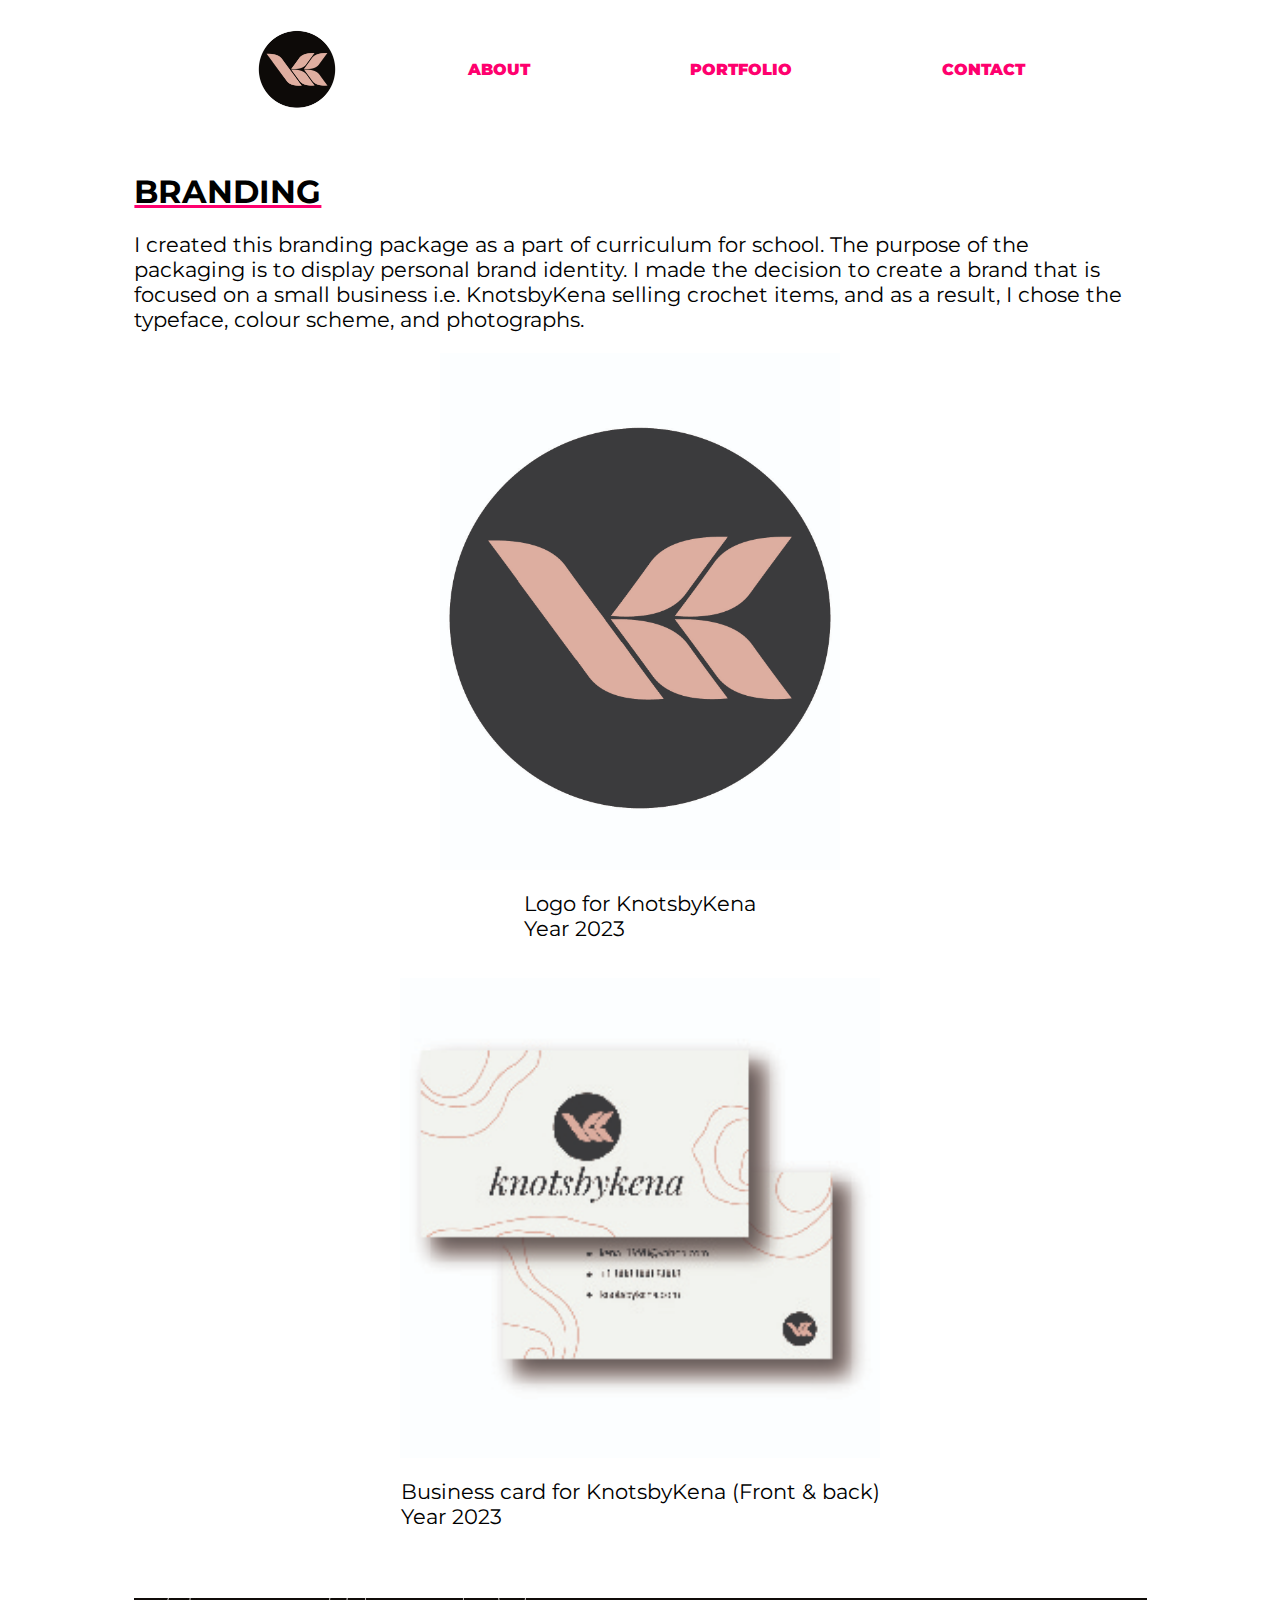
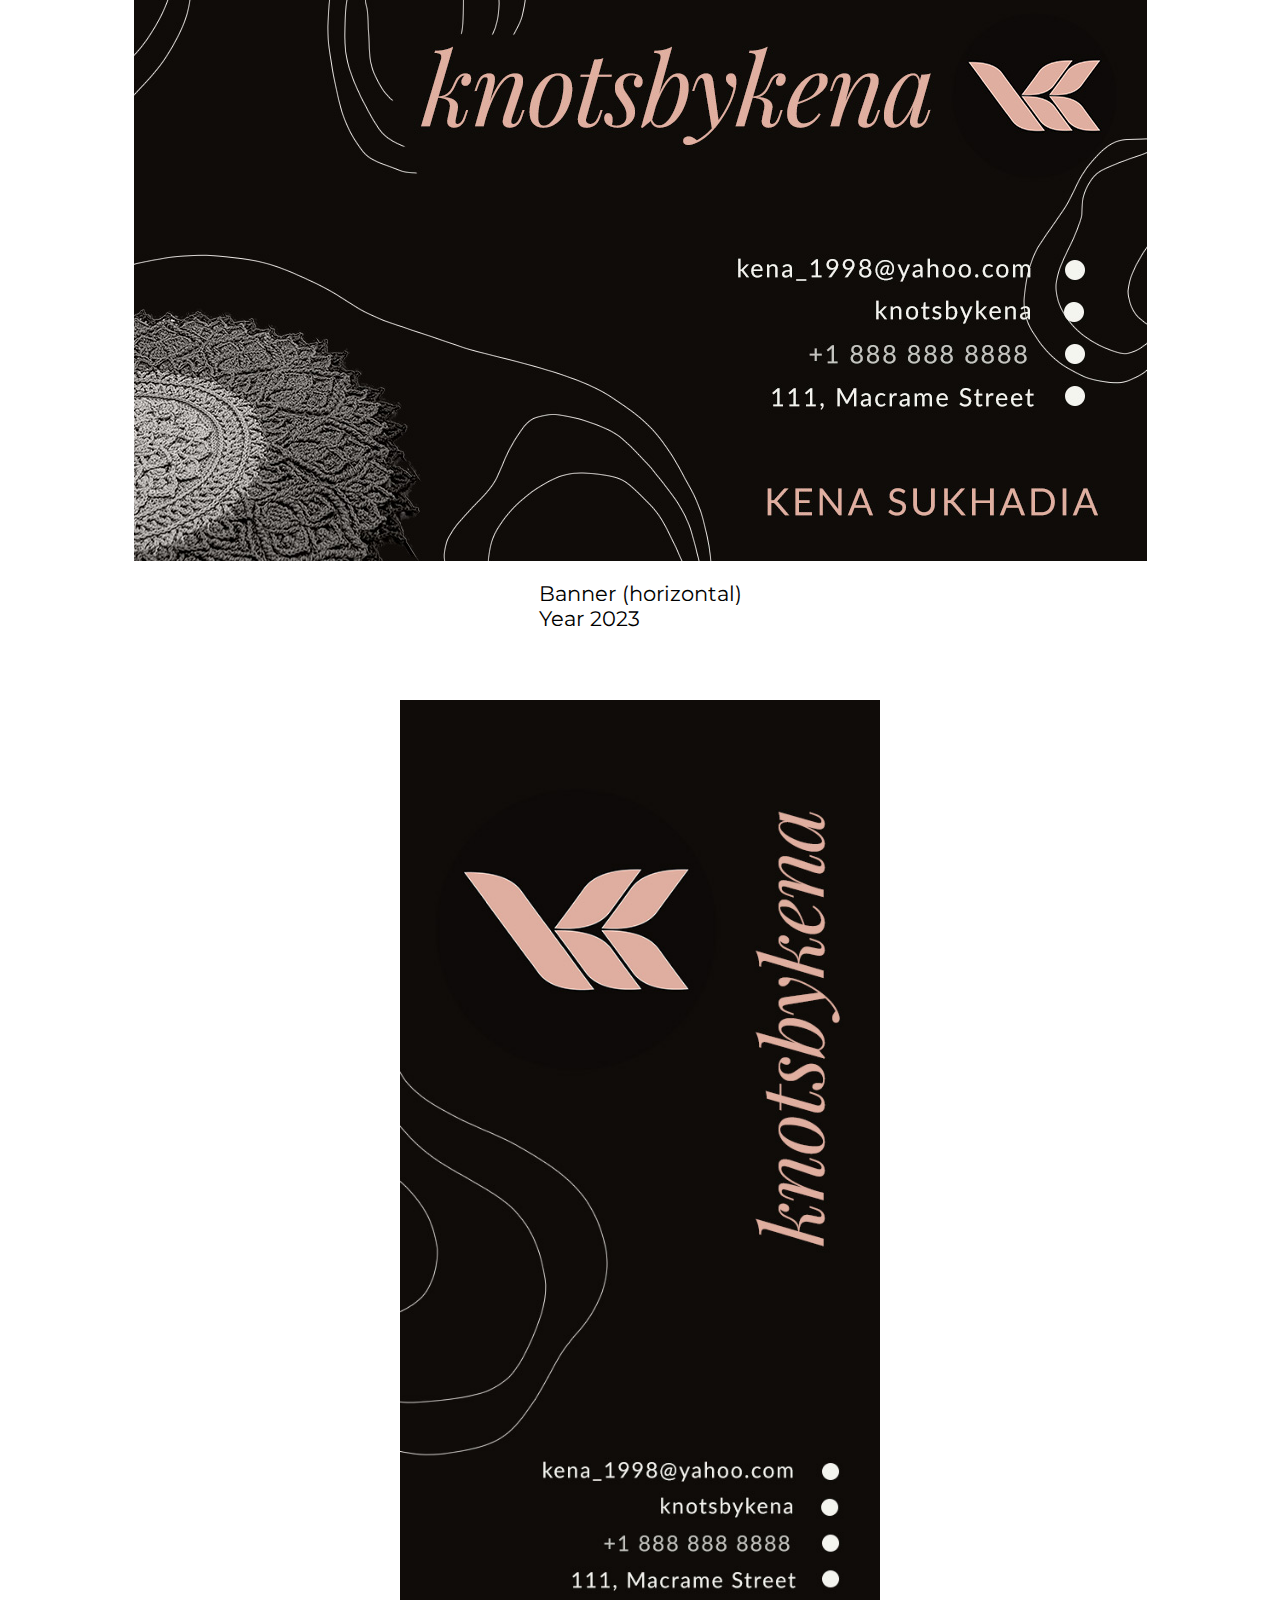
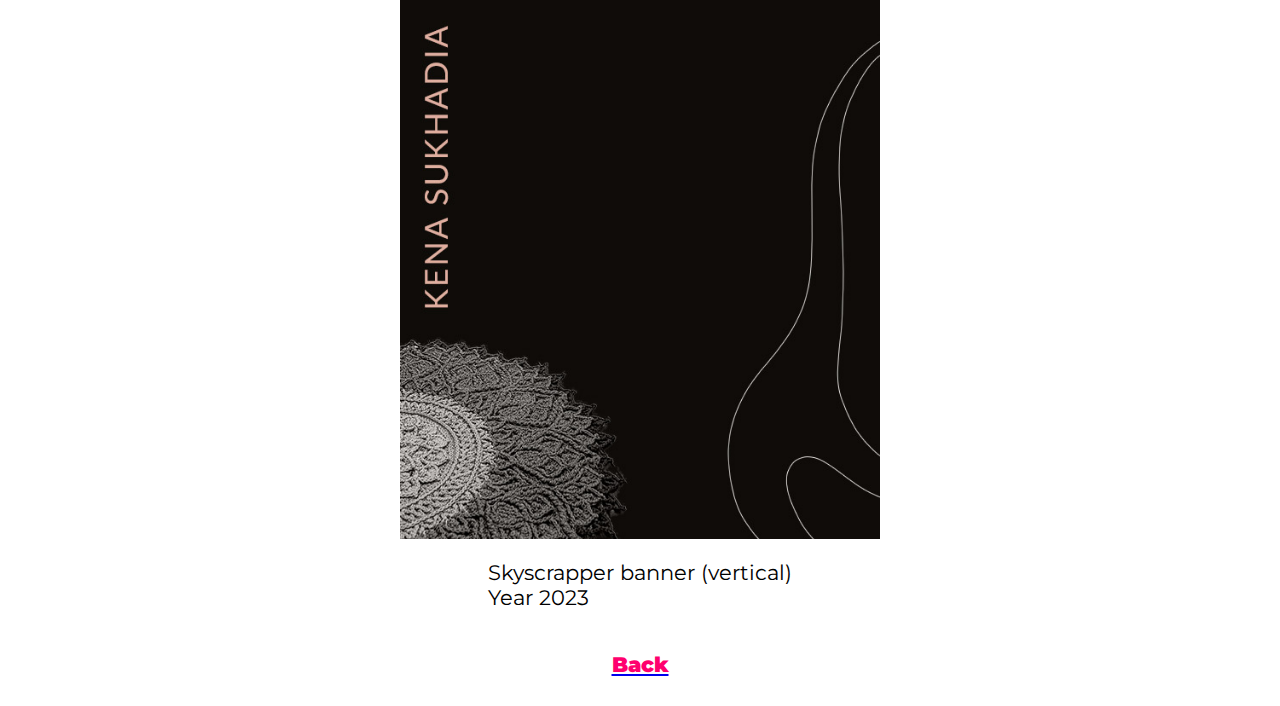
<file: html/branding.html>
<!DOCTYPE html>
<html lang="en">
<head>
    <meta charset="UTF-8">
    <meta name="viewport" content="width=device-width, initial-scale=1.0">
    <title>Kena's Portfolio</title>
    <link rel="stylesheet" href="../css/styles.css">
</head>
<body>
    <div class="wrapper">
    <header>
        <ul>
            <a href="../index.html"><img class="pagelogo" src="../images/logo.png" alt="My Logo"></a>
            <a href="about.html"><li>ABOUT</li></a>
            <a href="portfolio.html"><li>PORTFOLIO</li></a>
            <a href="contact.html"><li>CONTACT</li></a>
        </ul>
    </header>

    <main class="brandingmain">
      <h1>BRANDING</h1>
      <p>I created this branding package as a part of curriculum for school. The purpose of the packaging is to display personal brand identity. I made the decision to create a brand that is focused on a small business i.e. KnotsbyKena selling crochet items, and as a result, I chose the typeface, colour scheme, and photographs.</p>

    <div>
      <img class="brand1" src="../images/mylogo.jpg" alt="">
     
        <p>Logo for KnotsbyKena<br>Year 2023</p>
    
      <img class="brand2" src="../images/business-card-04.jpg" alt="">
      
        <p>Business card for KnotsbyKena (Front & back)<br>Year 2023</p>

      <img class="brand3" src="../images/kena-static-banner.jpg" alt="">
   
        <p>Banner (horizontal)<br>Year 2023</p>
   
      <img class="brand4" src="../images/kena-animated-banner.jpg" alt="">
 
        <p>Skyscrapper banner (vertical)<br>Year 2023</p>
     
    </div>

    <div class="back">
        <a href="portfolio.html"><p>Back</p></a>
    </div>
       
    </main>
    </div>
</body>
</html>
</file>
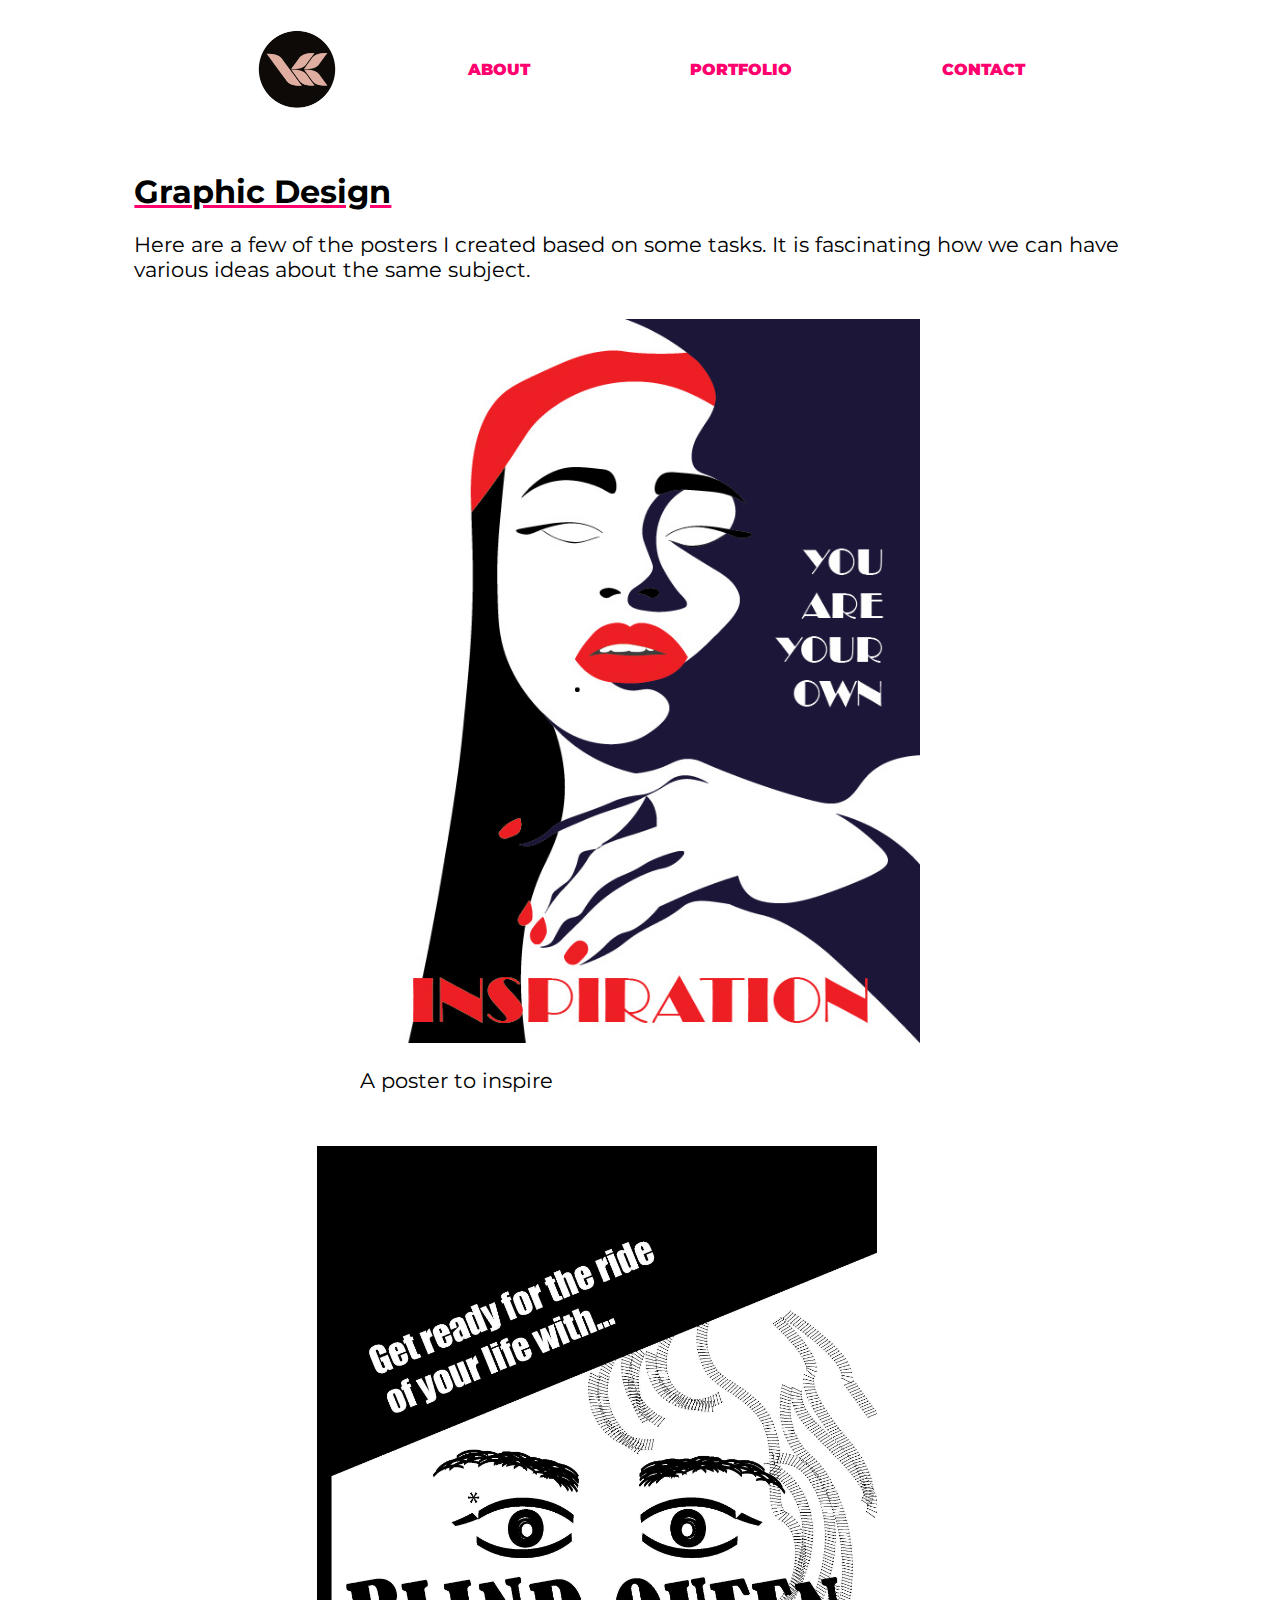
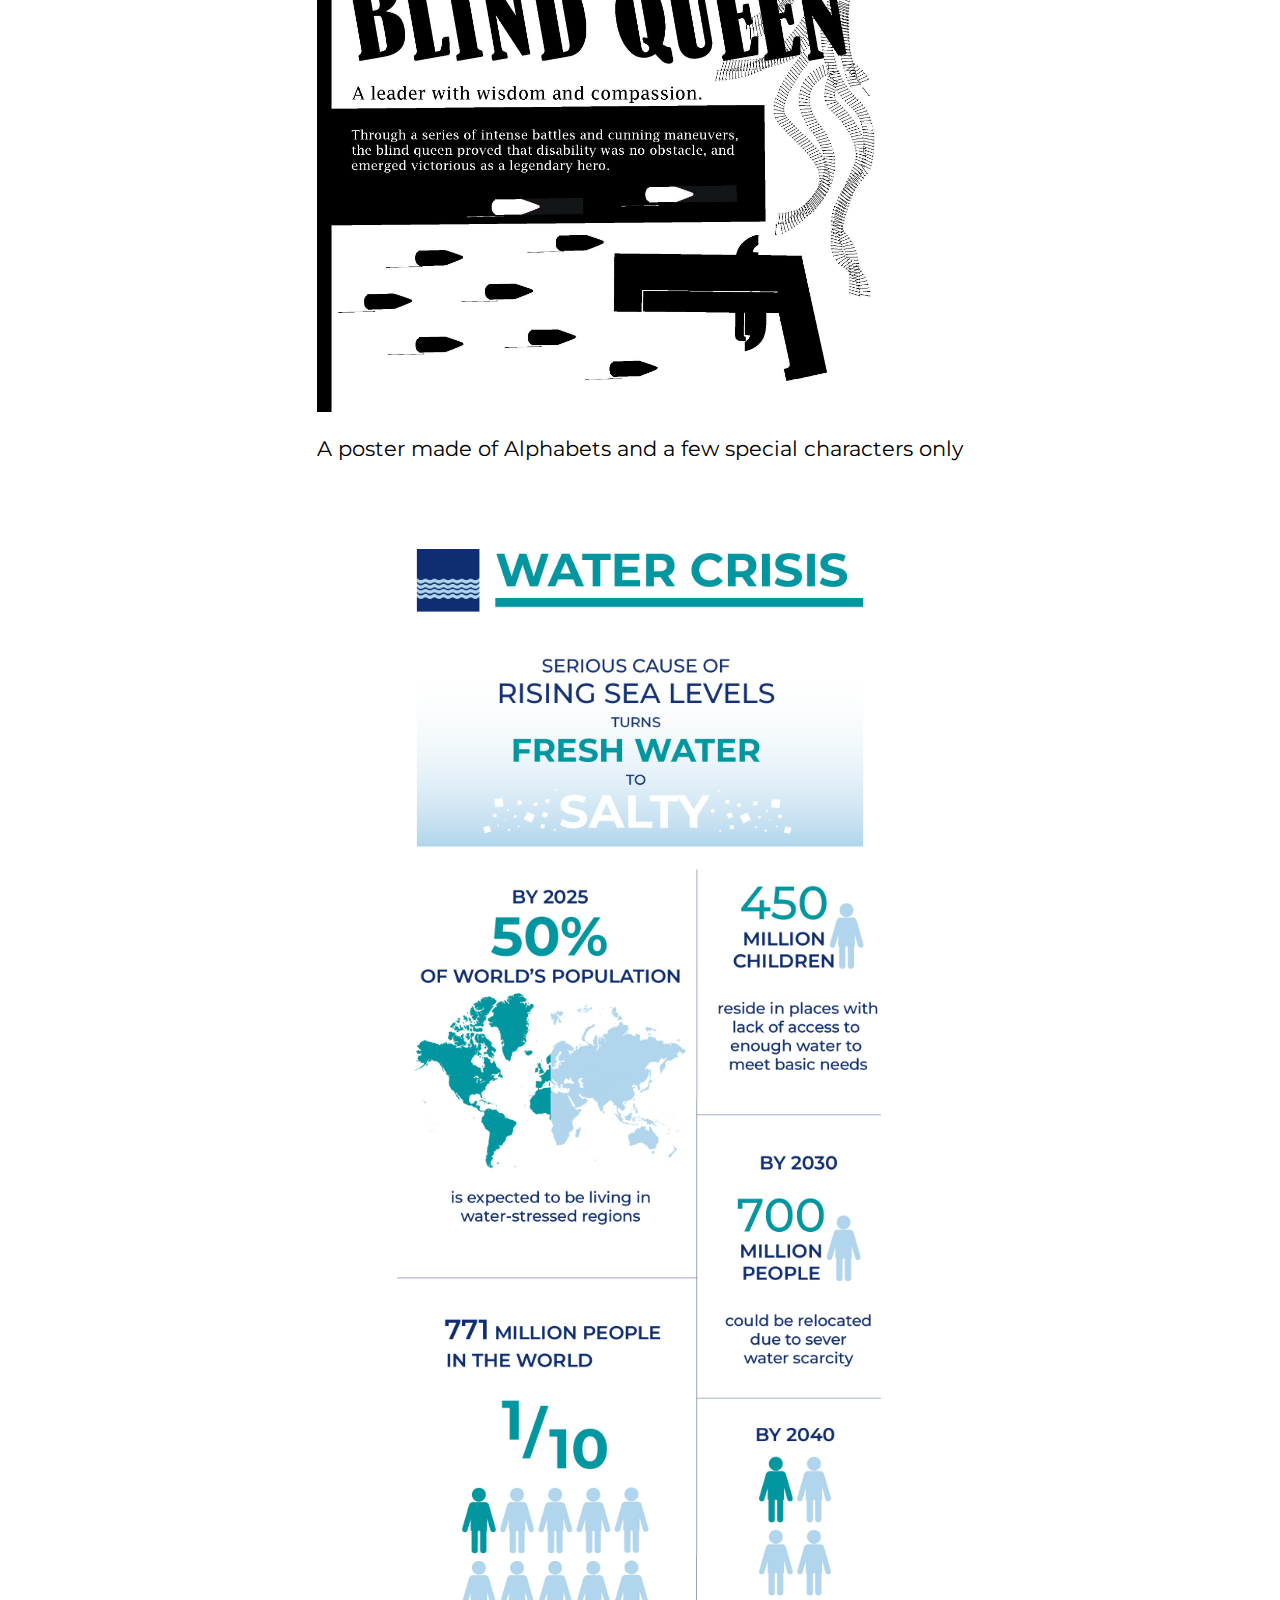
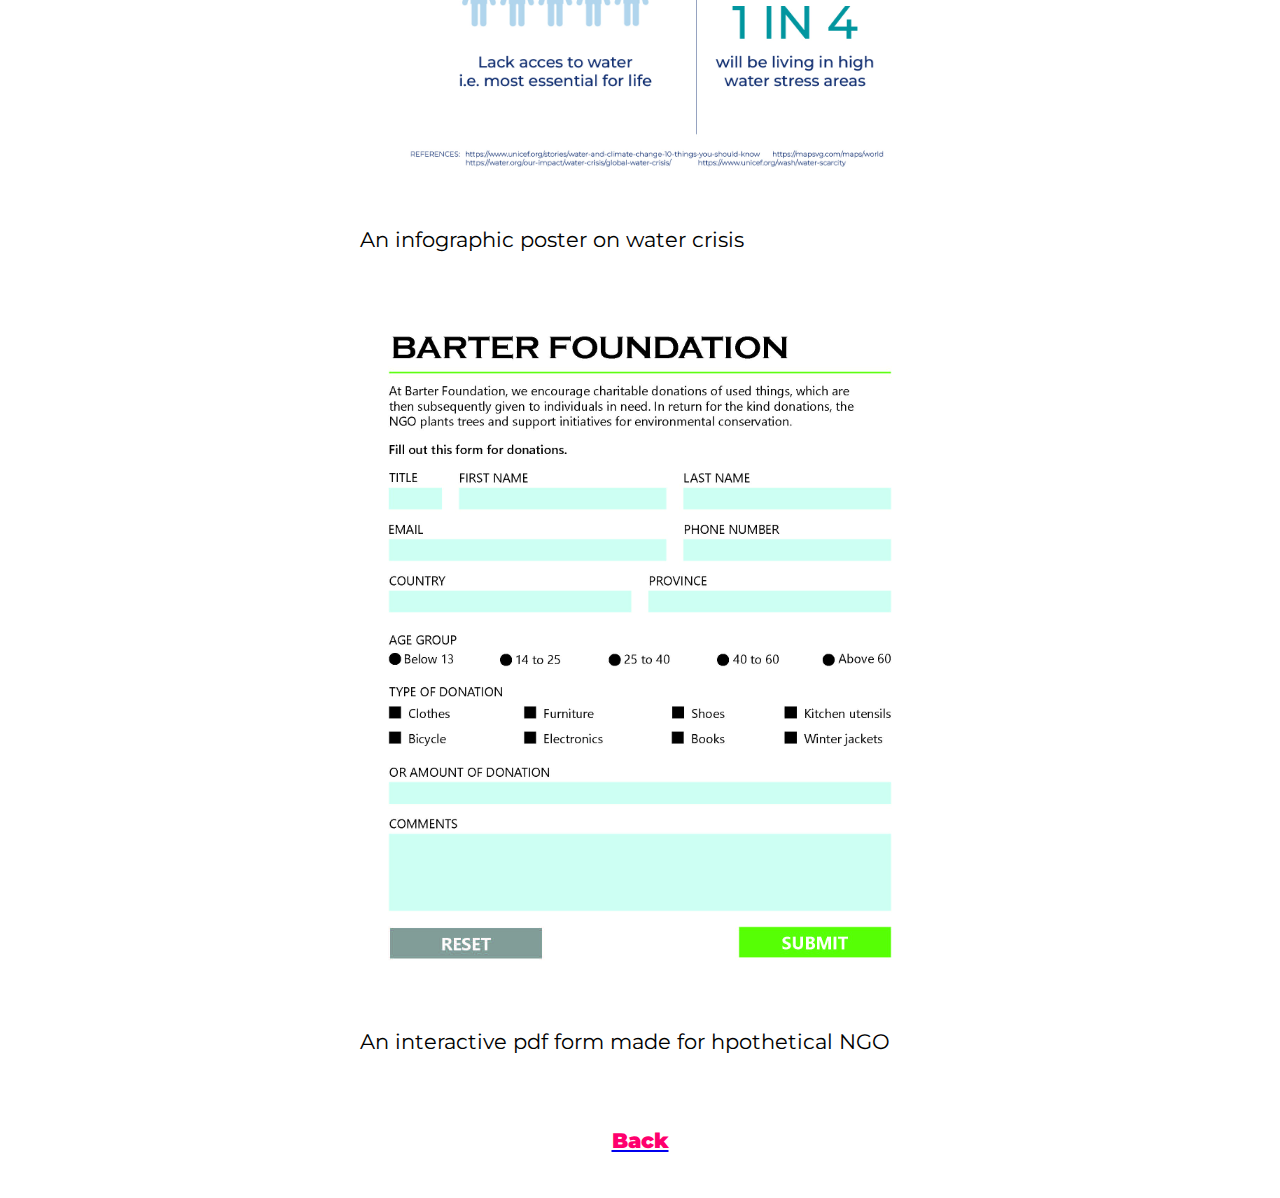
<file: html/graphics.html>
<!DOCTYPE html>
<html lang="en">
<head>
    <meta charset="UTF-8">
    <meta name="viewport" content="width=device-width, initial-scale=1.0">
    <title>Kena's Portfolio</title>
    <link rel="stylesheet" href="../css/styles.css">
</head>
<body>
    <div class="wrapper">
    <header>
        <ul>
            <a href="../index.html"><img class="pagelogo" src="../images/logo.png" alt="My Logo"></a>
            <a href="about.html"><li>ABOUT</li></a>
            <a href="portfolio.html"><li>PORTFOLIO</li></a>
            <a href="contact.html"><li>CONTACT</li></a>
        </ul>
    </header>

    <main class="graphicsmain">
    <h1>Graphic Design</h1>
    <p>Here are a few of the posters I created based on some tasks. It is fascinating how we can have various ideas about the same subject.</p>

        <div class="posters">
            <div>
                <img src="../images/inspiration.jpg" alt="">
                <p>A poster to inspire</p>
            </div>

            <div>
                <img src="../images/typographical.jpg" alt="">
                <p>A poster made of Alphabets and a few special characters only</p>
            </div>

            <div>
                <img src="../images/Kena-info.jpg" alt="">
                <p>An infographic poster on water crisis</p>
            </div>

            <div>
                <img src="../images/barter-form.jpg" alt="">
                <p>An interactive pdf form made for hpothetical NGO</p>
            </div>

            <div class="back">
                <a href="portfolio.html"><p>Back</p></a>
            </div>
        
        </div>

    </main>
    </div>
</body>
</html>
</file>
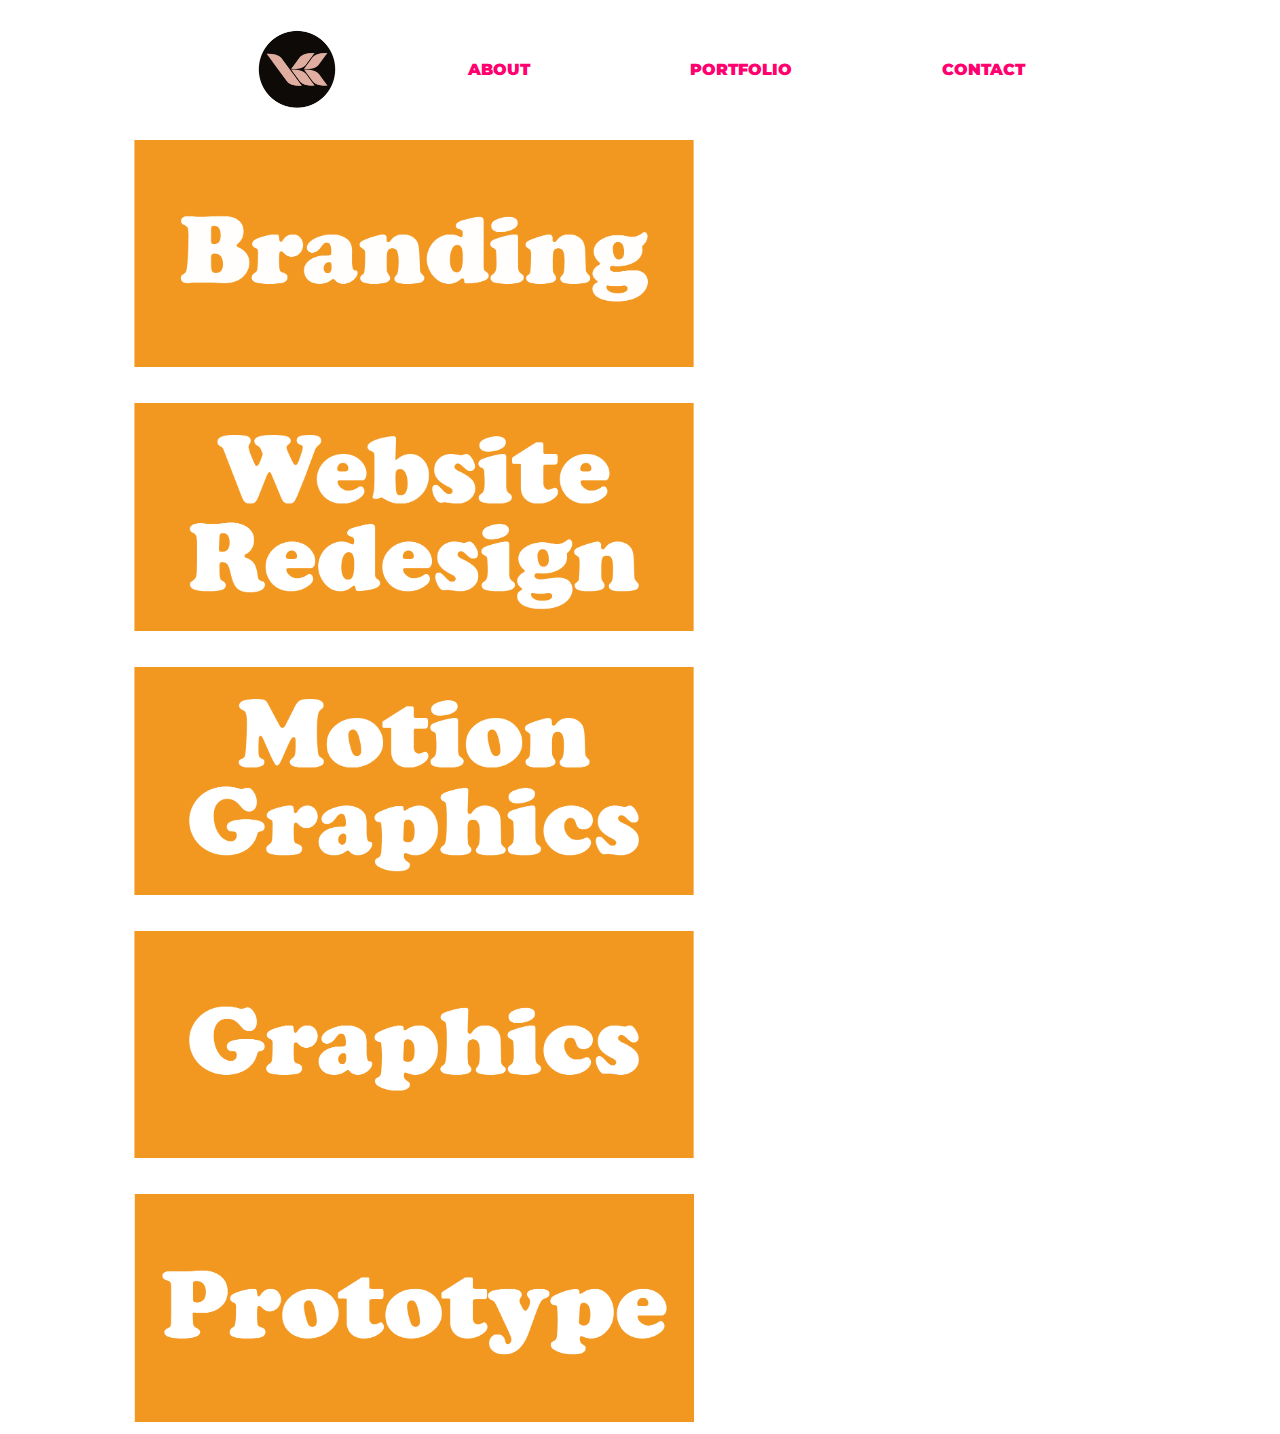
<file: html/portfolio.html>
<!DOCTYPE html>
<html lang="en">
<head>
    <meta charset="UTF-8">
    <meta name="viewport" content="width=device-width, initial-scale=1.0">
    <title>Kena's Portfolio</title>
    <link rel="stylesheet" href="../css/styles.css">
</head>
<body>
    <div class="wrapper">
    <header>
        <ul>
            <a href="../index.html"><img class="pagelogo" src="../images/logo.png" alt="My Logo"></a>
            <a href="about.html"><li>ABOUT</li></a>
            <a href="#"><li>PORTFOLIO</li></a>
            <a href="contact.html"><li>CONTACT</li></a>
        </ul>
    </header>

    <main class="portmain">
        <a href="branding.html">
            <div>
                <img src="../images/branding.png" alt="">
            </div>
        </a>
        <a href="redesign.html">
            <div>
                <img src="../images/website-redesign.png" alt="">
            </div>
        </a>
        <a href="motion.html">
            <div>
                <img src="../images/motion-graphics.png" alt="">
            </div>
        </a>
        <a href="graphics.html">
            <div>
                <img src="../images/graphics.png" alt="">
            </div>
        </a>
        <a href="prototype.html">
            <div>
                <img src="../images/prototype.png" alt="">
            </div>
        </a>

    </main>
    </div>
</body>
</html>
</file>
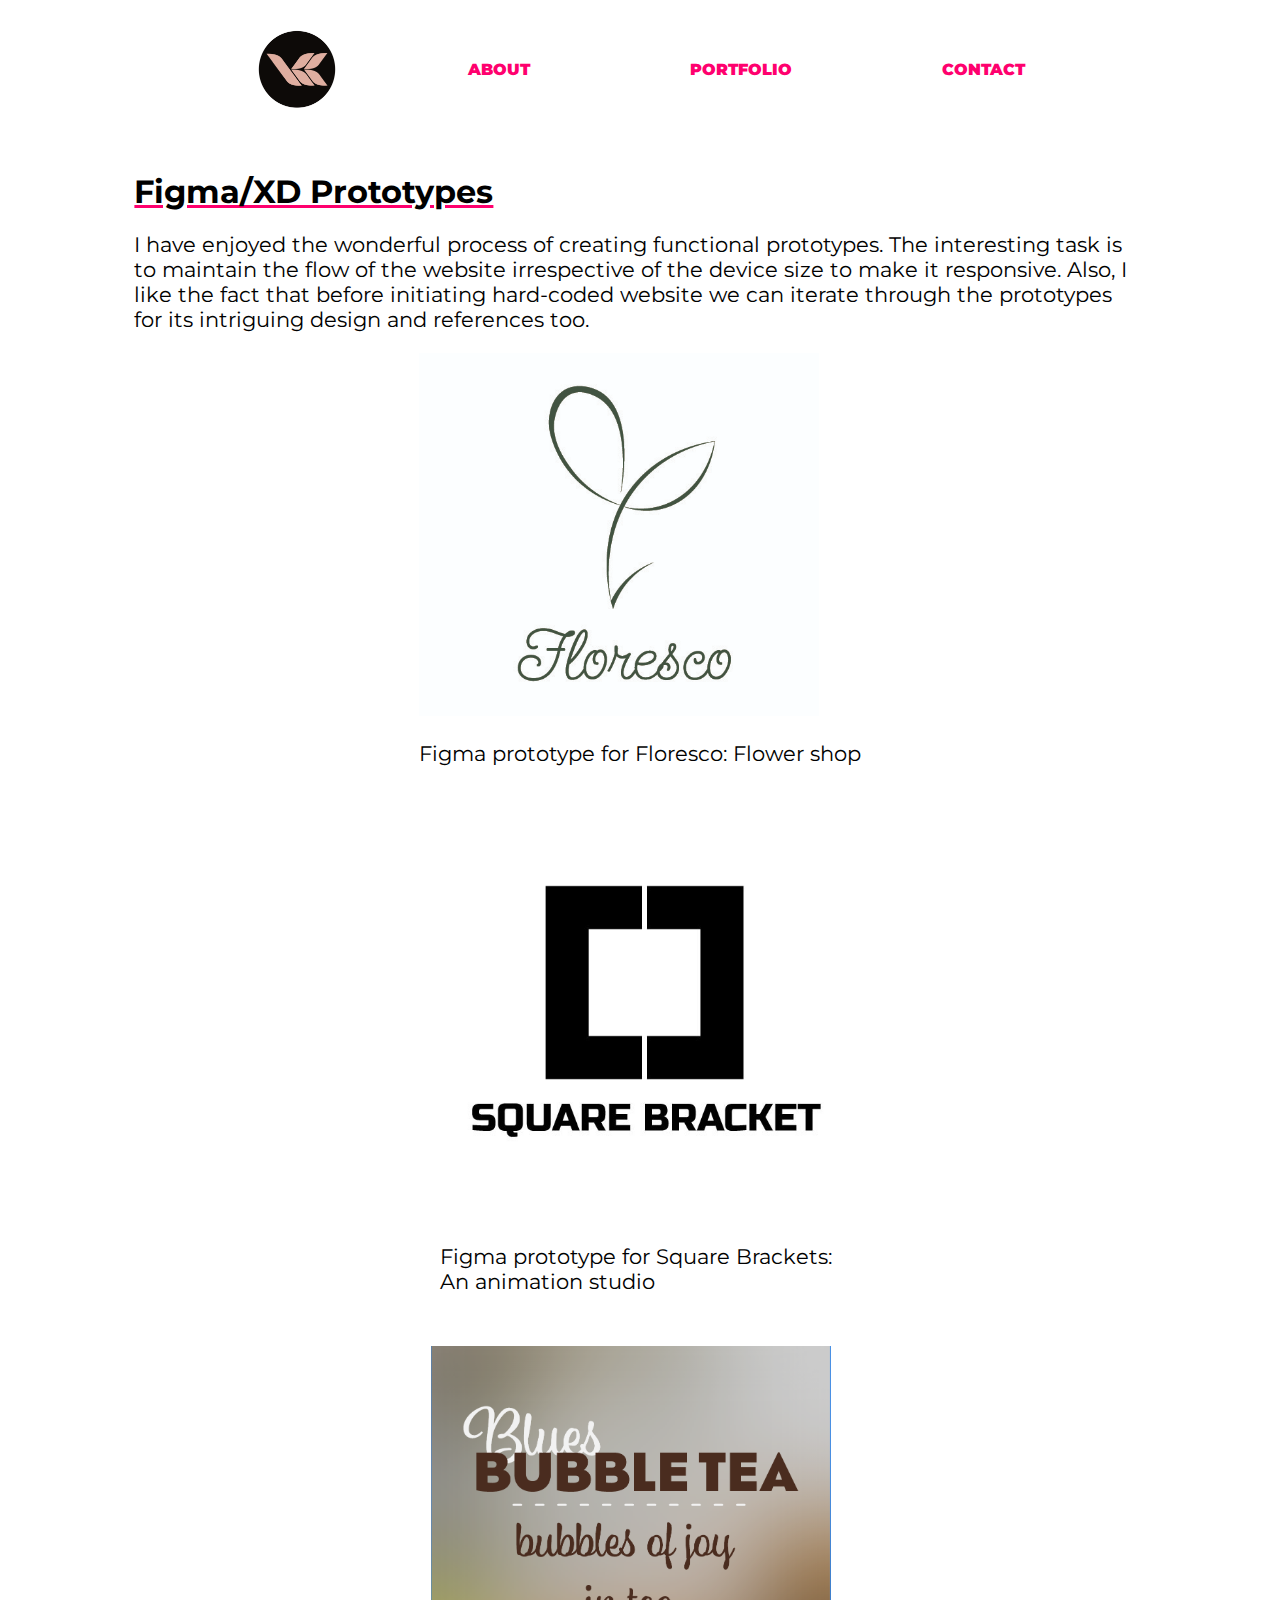
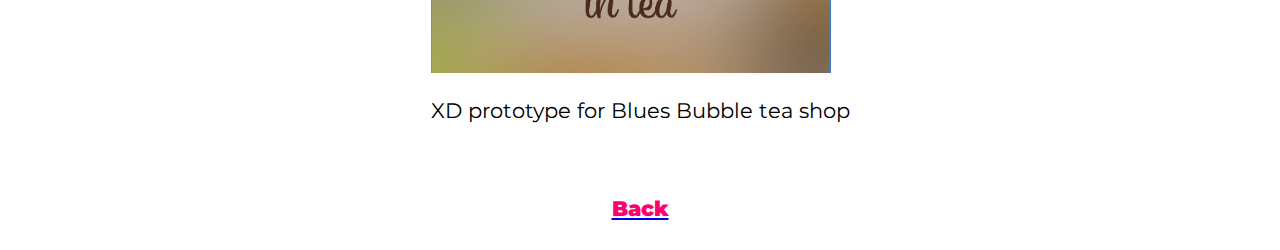
<file: html/prototype.html>
<!DOCTYPE html>
<html lang="en">
<head>
    <meta charset="UTF-8">
    <meta name="viewport" content="width=device-width, initial-scale=1.0">
    <title>Kena's Portfolio</title>
    <link rel="stylesheet" href="../css/styles.css">
</head>
<body>
    <div class="wrapper">
    <header>
        <ul>
            <a href="../index.html"><img class="pagelogo" src="../images/logo.png" alt="My Logo"></a>
            <a href="about.html"><li>ABOUT</li></a>
            <a href="portfolio.html"><li>PORTFOLIO</li></a>
            <a href="contact.html"><li>CONTACT</li></a>
        </ul>
    </header>

    <main class="protomain">
    <h1>Figma/XD Prototypes</h1>
    <p>I have enjoyed the wonderful process of creating functional prototypes. The interesting task is to maintain the flow of the website irrespective of the device size to make it responsive. Also, I like the fact that before initiating hard-coded website we can iterate through the prototypes for its intriguing design and references too.</p>

        <div class="proto">

            <div>
                <a href="https://www.figma.com/proto/F9790QaXBpXd3z84HZB2NL/winter-2023-sukhadia-kena?page-id=1%3A6&type=design&node-id=2-80&viewport=340%2C324%2C0.32&t=gonngRcl3MgiEh5G-1&scaling=scale-down&starting-point-node-id=2%3A80&mode=design"><img src="../images/floresco.jpg" alt=""></a>
                <p>Figma prototype for Floresco: Flower shop</p>
            </div>
            <div>
                <a href="https://www.figma.com/proto/sudRXNnIQCu6YdM1HZvzML/Square-Brackets?page-id=6%3A5&type=design&node-id=10-162&viewport=604%2C611%2C0.33&t=7imXquma1OguFrCJ-1&scaling=min-zoom&starting-point-node-id=10%3A162&show-proto-sidebar=1&mode=design"><img src="../images/sb.jpg" alt=""></a>
                <p>Figma prototype for Square Brackets: <br>An animation studio</p>
            </div>
            <div>
                <a href="https://xd.adobe.com/view/3a1f6e57-20ce-44db-9d43-a0e7017329a9-6f4c/"><img src="../images/bubble.png" alt=""></a>
                <p>XD prototype for Blues Bubble tea shop</p>
            </div>
            

            <div class="back">
                <a href="portfolio.html"><p>Back</p></a>
            </div>
        
        </div>

    </main>
    </div>
</body>
</html>
</file>
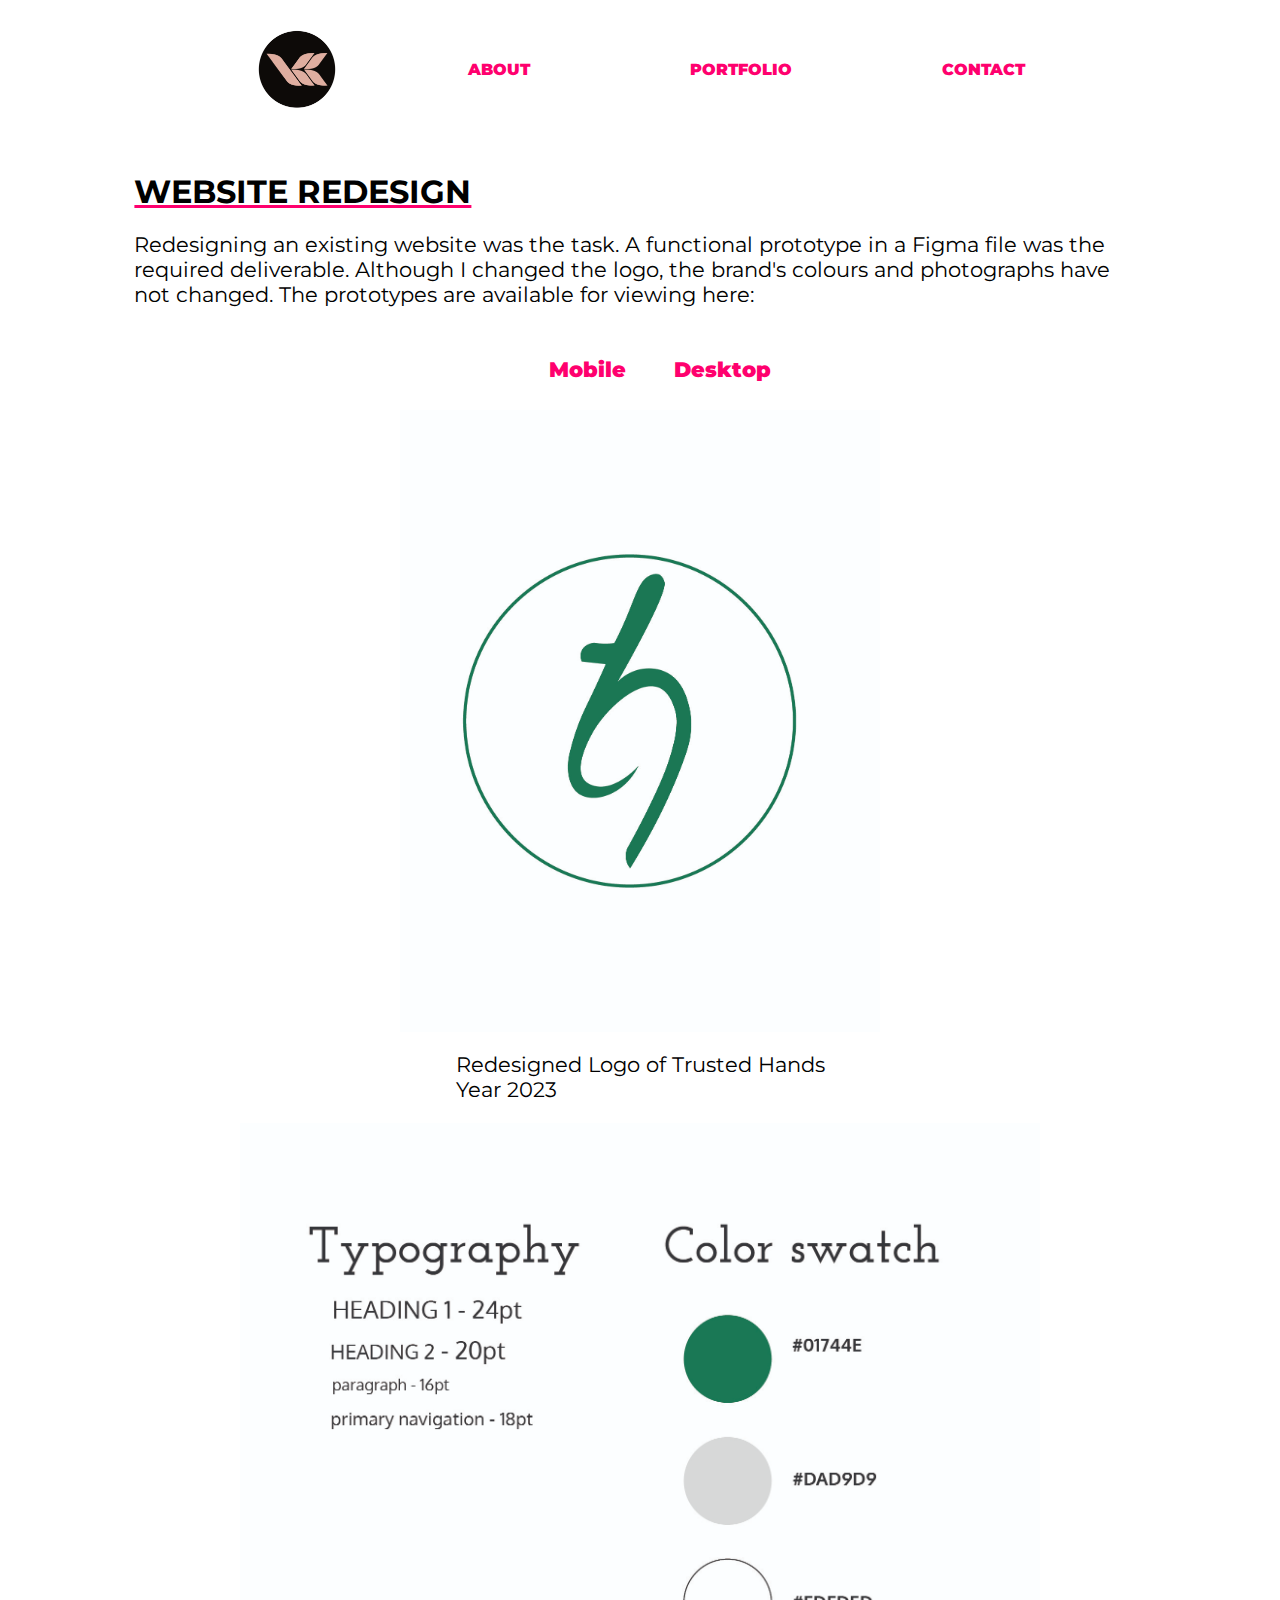
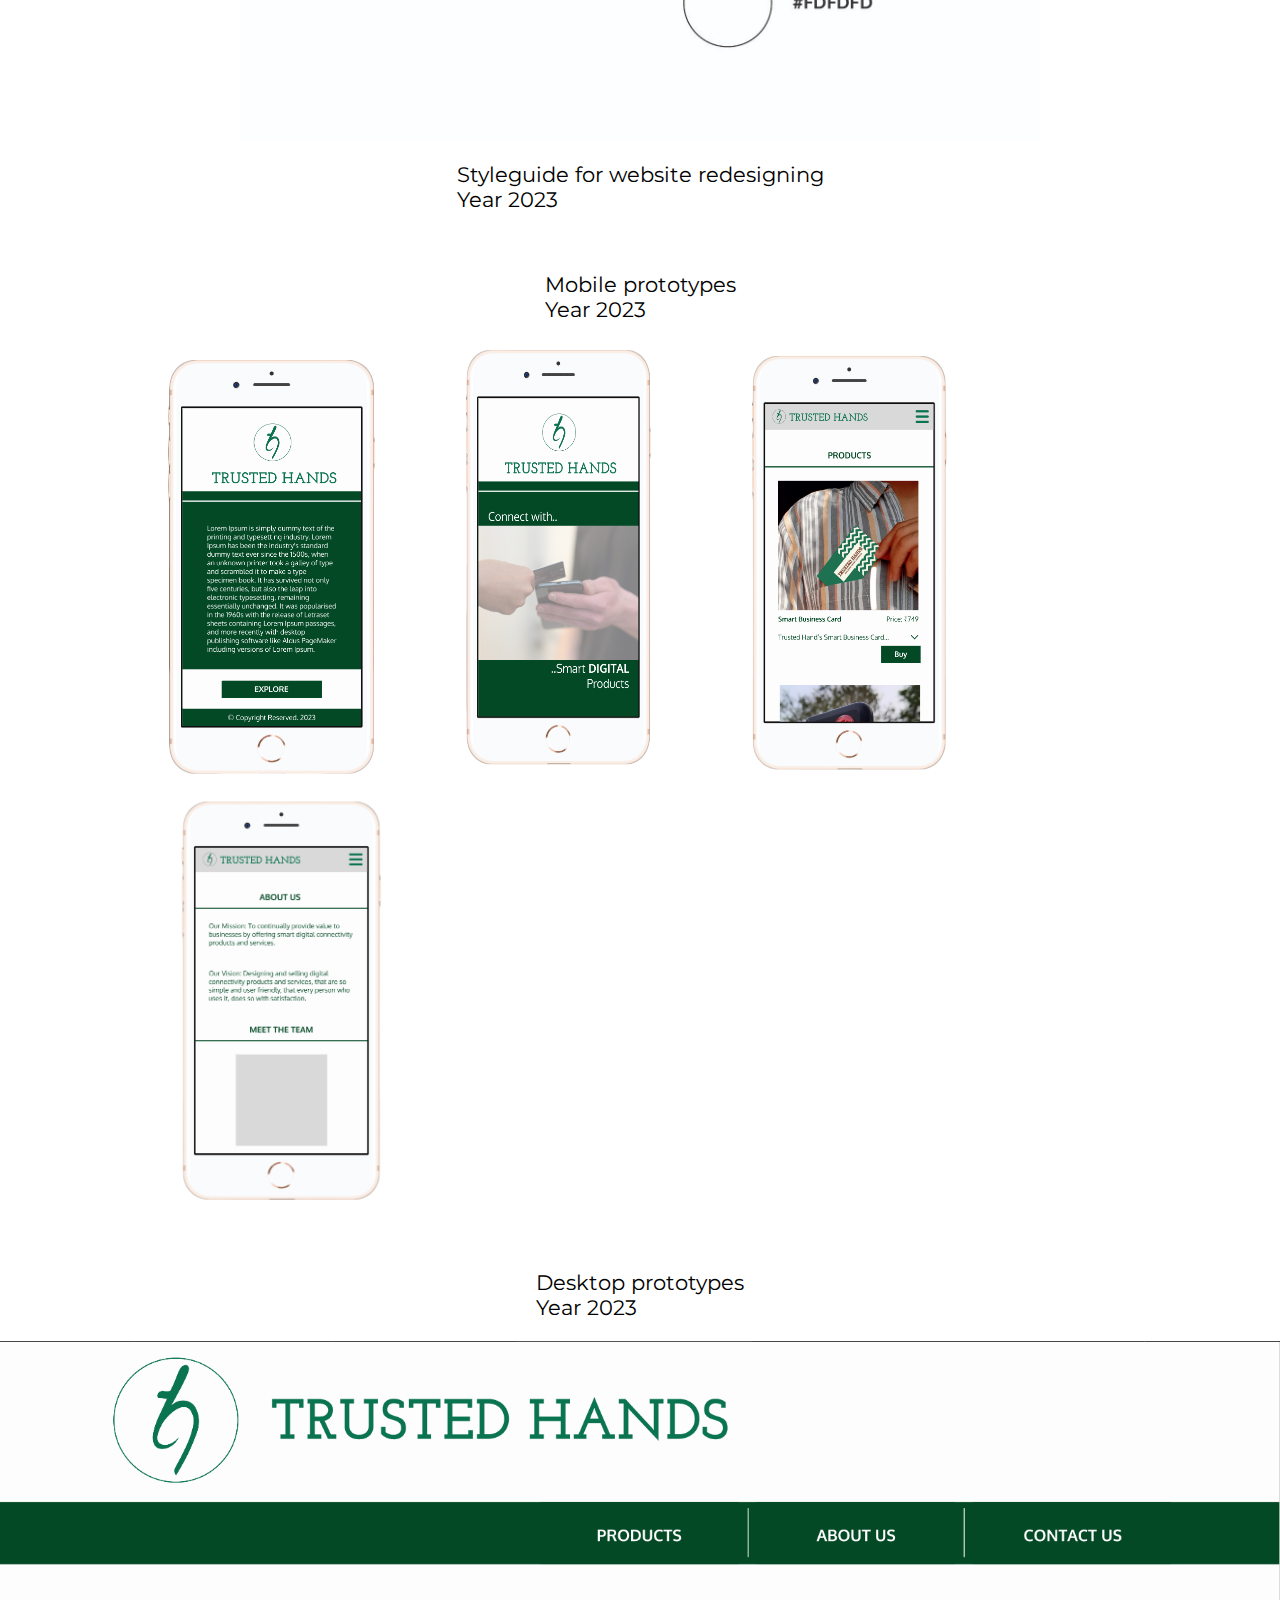
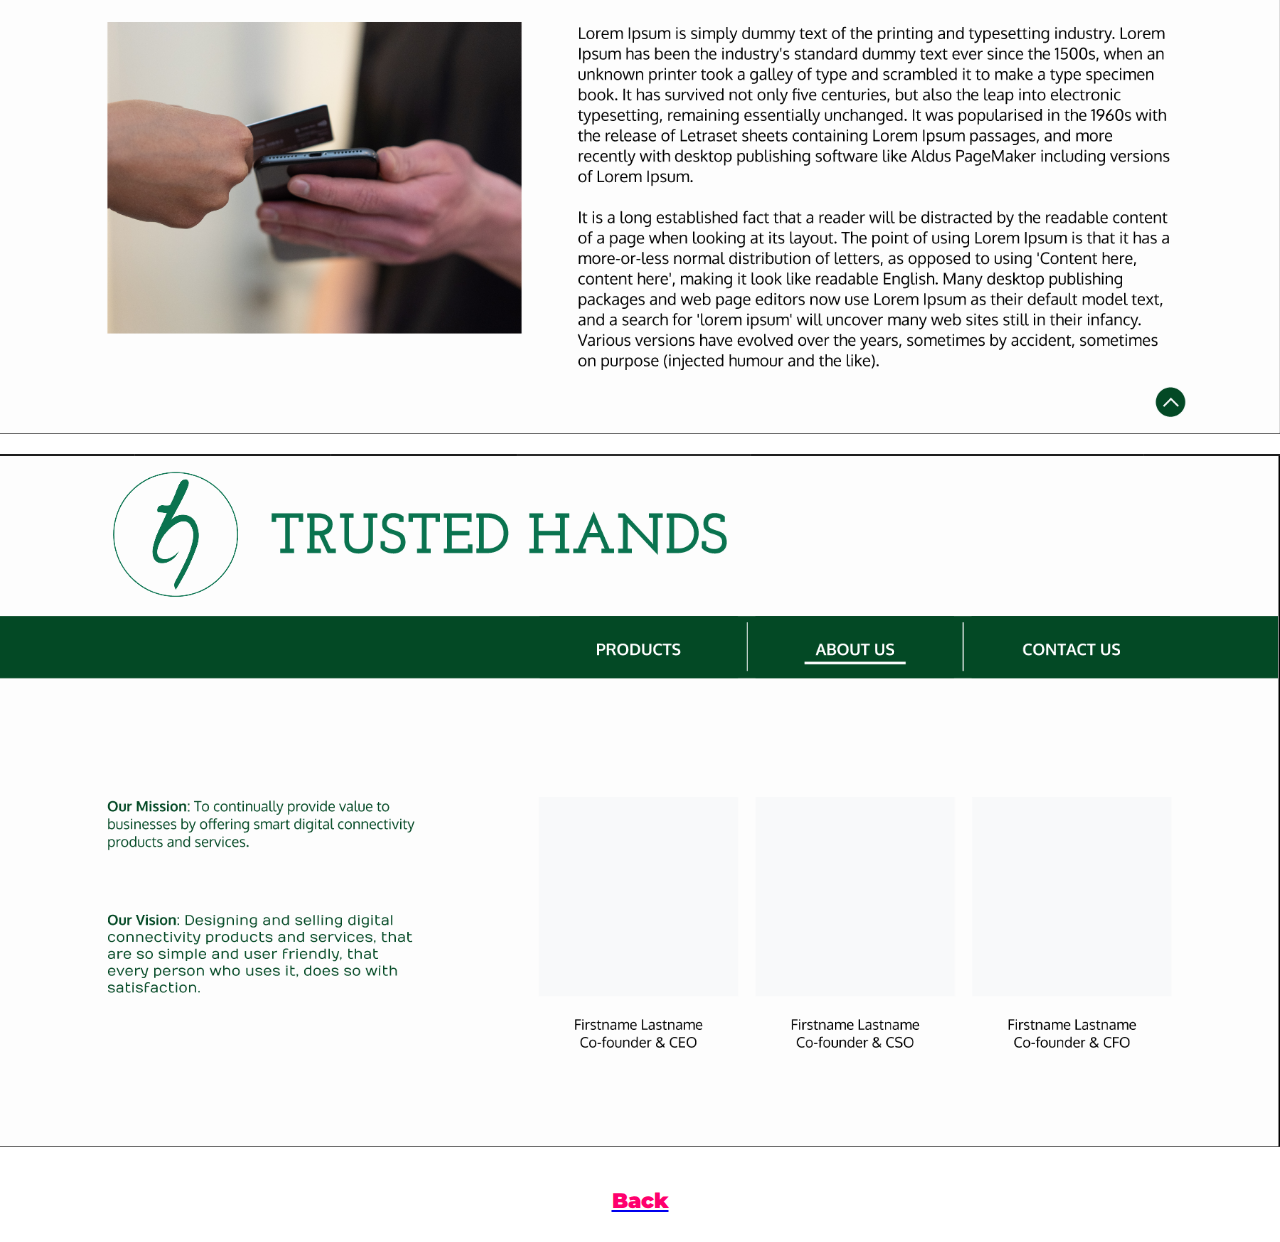
<file: html/redesign.html>
<!DOCTYPE html>
<html lang="en">
<head>
    <meta charset="UTF-8">
    <meta name="viewport" content="width=device-width, initial-scale=1.0">
    <title>Kena's Portfolio</title>
    <link rel="stylesheet" href="../css/styles.css">
</head>
<body>
    <div class="wrapper">
    <header>
        <ul>
            <a href="../index.html"><img class="pagelogo" src="../images/logo.png" alt="My Logo"></a>
            <a href="about.html"><li>ABOUT</li></a>
            <a href="portfolio.html"><li>PORTFOLIO</li></a>
            <a href="contact.html"><li>CONTACT</li></a>
    </header>

    <main class="redesignmain">
      
      <h1>WEBSITE REDESIGN</h1>
      <p>Redesigning an existing website was the task. A functional prototype in a Figma file was the required deliverable. Although I changed the logo, the brand's colours and photographs have not changed. The prototypes are available for viewing here:</p>
      <div class="linked">
        <ul>
            <a href="https://www.figma.com/proto/z3lG3oRpAHgM9HHg4qI9PL/Trusted-Hands---Redesign?page-id=1%3A5&type=design&node-id=10-365&viewport=200%2C108%2C0.14&t=z1J6tUWRzENKKs4X-1&scaling=scale-down&starting-point-node-id=2%3A58&mode=design"><li>Mobile</li></a>
            <a href="https://www.figma.com/proto/z3lG3oRpAHgM9HHg4qI9PL/Trusted-Hands---Redesign?page-id=1%3A6&type=design&node-id=10-621&viewport=252%2C133%2C0.09&t=qN1ejy8rTlkWnShd-1&scaling=min-zoom&starting-point-node-id=10%3A621&mode=design"><li>Desktop</li></a>
        </ul>
      

      <img class="thlogo" src="../images/th-logo.jpg" alt="">
      <p>Redesigned Logo of Trusted Hands<br>Year 2023</p>
      <img class="thstyle" src="../images/th-style.jpg" alt="">
      <p>Styleguide for website redesigning<br>Year 2023</p>
        <br>
      
        <p>Mobile prototypes<br>Year 2023</p>
      <div class="mobdiv">
        <img class="mobile1" src="../images/th-mobile01.png" alt="">
        <img class="mobile2" src="../images/th-mobile02.png" alt="">
        <img class="mobile3" src="../images/th-mobile03.png" alt="">
        <img class="mobile4" src="../images/th-mobile04.png" alt="">
      </div>

        <p>Desktop prototypes<br>Year 2023</p>
      <div class="deskdiv">
        <img class="desktop1" src="../images/th-desktop01.png" alt=""><br>
        <img class="desktop2" src="../images/th-desktop02.png" alt="">
      </div>

      <div class="back">
        <a href="portfolio.html"><p>Back</p></a>
    </div>

</div>

    </main>
    </div>
</body>
</html>
</file>
<file: css/styles.css>
@import url('https://fonts.googleapis.com/css2?family=Aclonica&family=Atkinson+Hyperlegible&family=Chango&family=Cinzel&family=Comfortaa&family=Cormorant&family=DM+Serif+Display:ital@0;1&family=Dancing+Script&family=Josefin+Slab&family=Lato:ital,wght@0,300;0,900;1,300&family=Lobster&family=Londrina+Solid:wght@300&family=Luckiest+Guy&family=Marcellus+SC&family=Montserrat:ital,wght@0,300;0,900;1,200;1,300&family=Nunito+Sans:wght@200;300&family=Open+Sans&family=Playfair+Display&family=Quattrocento+Sans&family=Quattrocento:wght@700&display=swap');


/* Color Scheme
white: 
Black: 
Pink: #ff006e */

.wrapper{
    max-width: 80%;
    height: auto;
    margin: auto;
}

.pagelogo{
    max-width: 5rem;
    width: 100%;
    height: auto;
}

header ul{
    display: flex;
    flex-direction: row;
    justify-content: space-evenly;
    align-items: center;
}

header ul li{
    display: flex;
    justify-content: center;
    align-items: center;
    list-style-type: none;
    font-family: Montserrat;
    font-weight: 900;
    width: 10rem;
    height: 3rem;
    margin: 0;
    padding: 0;
    background-color: white;
}

header ul a{
    text-decoration: none;
    color: #ff006e;
}

header ul li:hover{
    background-color: #ff006e;
    color: white;
}

.name{
    font-family: Montserrat;
    font-size: 6rem;
    font-weight: 900;
    margin-bottom: 0;
    margin-top: 2rem;
}

.portfolio{
    font-family: Montserrat;
    font-size: 10rem;
    font-weight: 900;
    color: #ff006e;
    -webkit-text-fill-color: transparent;
    -webkit-text-stroke-width: 2px;
    margin: 0;
    z-index: -1000;
    animation-name: slide;
    animation-duration: 6s;
    animation-delay: 1ms;
    animation-iteration-count: infinite;
}

@keyframes slide{
    from {
        margin-left: 100%;
    }
    to {
        margin-left: -100%;
    }
}

.designation ul{
    position: relative;
    top: -100px;
    text-decoration: none;
    list-style: none;
    font-weight: 300;
    font-family: Montserrat;
    font-size: 2rem;
    margin: 0;
    padding: 0;
}

.myimage{
    margin: 0;
    padding: 0;
    width: 900px;
    height: auto;
    position: relative;
    left: 500px;
    top: -650px;
    overflow: hidden;
    z-index: -100;
}

.homemain{
    overflow: hidden;
    max-height: 600px;
}

/* ABOUT PAGE */

.aboutmain{
    display: flex;
    flex-direction: row;
    justify-content: space-between;
    margin-top: 2rem;
}

.aboutmain div{
    margin-top: 4rem;
    font-family: Montserrat;
    font-weight: 300;
    font-size: 1.3rem;
}

.aboutimage{
    width: 400px;
    height: auto;
}

/* CONTACT PAGE */

.contact{
    font-family: Montserrat;
    font-size: 1.3rem;
    margin-top: 5rem;
}

.contactmain{
    max-height: 500px;
}

.twos{
    display: flex;
    flex-direction: row;
    justify-content: space-evenly;
    align-items: center;
    margin-top: 1rem;
}

.social-media{
    height: 18rem;
    font-size: 2.8rem;
    display: flex;
    flex-direction: column;
    justify-content: space-evenly;
    align-items: flex-start;
    margin-top: 2.5rem;
}

.social-media i:hover{
    color: #ff006e;
}

.form{
    background-color: white;
}

.form form{
    margin-top: 2rem;
}

.form label{
    font-family: Montserrat;
    font-size: 1rem;
    font-weight: 300;
}

.form input{
    width: 18rem;
    height: 1.5rem;
    margin-top: 0.5rem;
    margin-bottom: 1rem;
}

.form textarea{
    width: 18rem;
    margin-top: 0.5rem;
    margin-bottom: 1rem;
}

.form .submit{
    width: 18rem;
    height: 1.5rem;
    border: none;
    background-color: #ff006e;
    color: white;
}

.talk{
    position: relative;
    top: -300px;
    font-family: Montserrat;
    font-size: 10rem;
    font-weight: 900;
    color: #ff006e;
    -webkit-text-fill-color: transparent;
    -webkit-text-stroke-width: 2px;
    margin-top: 0;
    z-index: -100;
    animation-name: slide;
    animation-duration: 8s;
    animation-delay: 1ms;
    animation-iteration-count: infinite;
}

/* PORTFOLIO PAGE */

.portmain{
    display: flex;
    flex-direction: row;
    flex-wrap: wrap;
    column-gap: 2rem;
    row-gap: 2rem;
}

.portmain a div img{
    width: 35rem;
    margin: 0;
}

/* BRANDING PAGE */

.brandingmain{
    margin-top: 3rem;
}

.brandingmain div{
    display: flex;
    flex-direction: column;
    justify-content: center;
    align-items: center;    
}

.brandingmain p{
    font-family: Montserrat;
    font-size: 1.3rem;
}

h1{
   font-family: Montserrat;
   text-decoration: underline #ff006e; 
}

.brandingmain div .brand1{
    width: 25rem;
    height: auto;
}

.brandingmain div .brand2{
    width: 30rem;
    height: auto;
    margin-top: 1rem;
}

.brandingmain  .brand3{
    margin-top: 3rem;
}

.brandingmain .brand4{
    margin-top: 3rem;
    width: 30rem;
}
.back{
    display: flex;
    justify-content: right;
}

.back a p{
    font-family: Montserrat;
    font-weight: 900;
    color: #ff006e;
    font-size: 1.3rem;
}

/* REDESIGN PAGE */

.redesignmain{
    margin-top: 3rem;
}

.linked{
    display: flex;
    flex-direction: column;
    justify-content: center;
    align-items: center;
}

.redesignmain p{
    font-family: Montserrat;
    font-size: 1.3rem;
}

.linked ul{
    display: flex;
    list-style: none;
    font-family: Montserrat;
    font-weight: 900;
    font-size: 1.3rem;
    gap: 2rem;
}

.linked ul a{
    text-decoration: none;
    margin: 0.5rem;
    color: #ff006e;
}

.linked ul a:hover{
    background-color: #ff006e;
    color: white;
}

.thlogo{
    width: 30rem;
    height: auto;
}

.thstyle{
    width: 50rem;
}

.mobdiv{
    display: flex;
    flex-direction: row;
    flex-wrap: wrap;
    margin-bottom: 2rem;
}

.mobdiv img{
    width: 18rem;
}

.deskdiv img{
    width: 80rem;
    margin-bottom: 1rem;
}

/* MOTION PAGE */

.motionmain{
    margin-top: 3rem;
}

.motionmain p{
    font-family: Montserrat;
    font-size: 1.3rem;
}

.videos{
    display: flex;
    flex-direction: column;
    flex-wrap: wrap;
    justify-content: center;
    align-items: center;
}

.videos div{
    margin: 1rem;
}

/* GRAPHICS PAGE */

.graphicsmain{
    margin-top: 3rem;
}

.graphicsmain p{
    font-family: Montserrat;
    font-size: 1.3rem;
}

.posters{
    display: flex;
    flex-direction: column;
    flex-wrap: wrap;
    justify-content: center;
    align-items: center;
}

.posters img{
    width: 35rem;
}

.posters div{
    margin: 1rem;
}

/* PROTOTYPE PAGE */


.protomain{
    margin-top: 3rem;
}

.protomain p{
    font-family: Montserrat;
    font-size: 1.3rem;
}

.proto{
    display: flex;
    flex-direction: column;
    justify-content: center;
    align-items: center;
    row-gap: 2rem;
}

.proto img{
    width: 25rem;
    height: auto;
}
</file>
